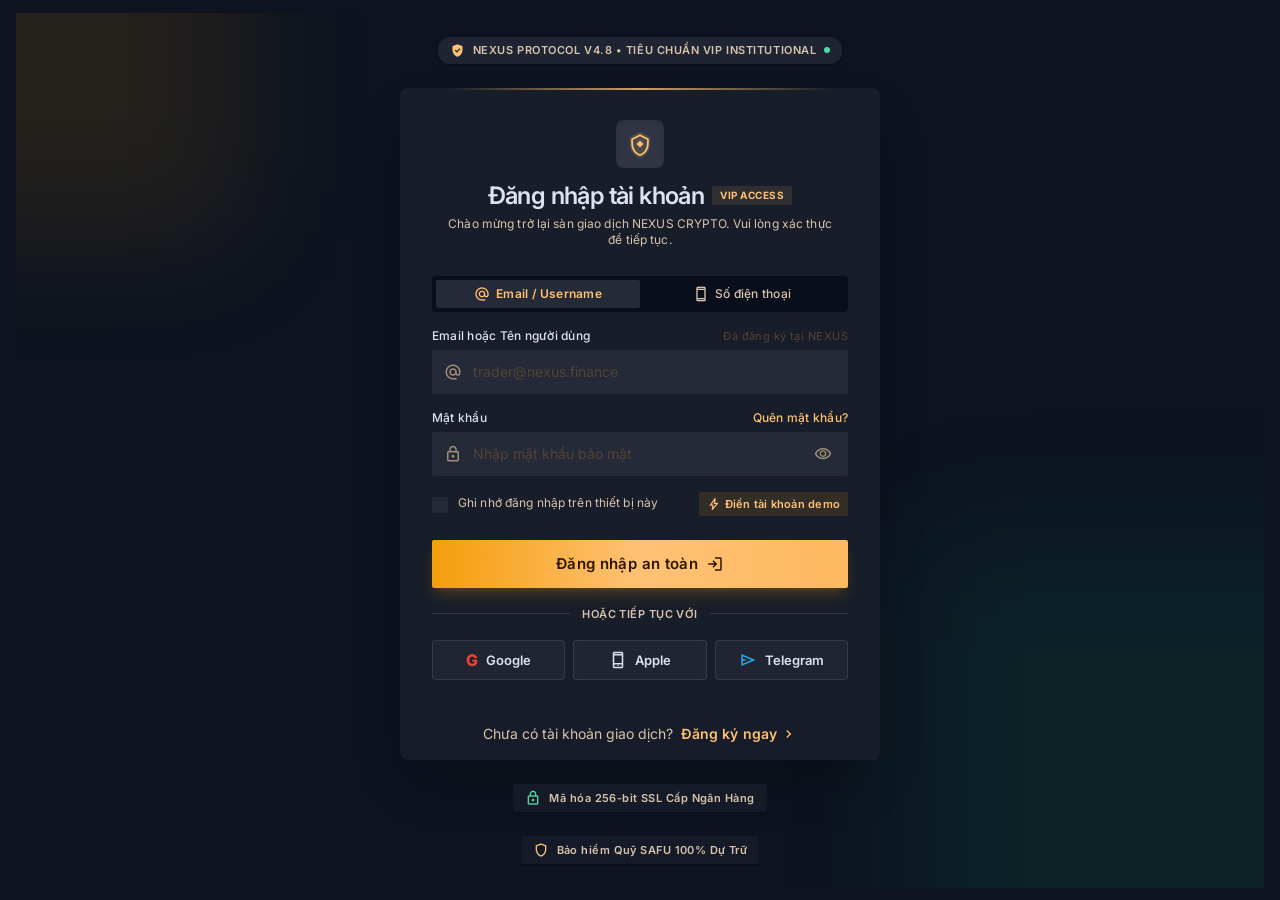
<file: login.html>
<!DOCTYPE html>
<html lang="vi">
<head>
  <meta charset="utf-8">
  <meta name="viewport" content="width=device-width, initial-scale=1.0">
  <link rel="icon" type="image/svg+xml" href="assets/favicon.svg">
  <title>Đăng nhập | Nexus Exchange</title>
  <link rel="preconnect" href="https://fonts.googleapis.com">
  <link rel="stylesheet" href="https://fonts.googleapis.com/css2?family=Inter:wght@100..900&display=swap">
  <link rel="stylesheet" href="https://fonts.googleapis.com/css2?family=Material+Symbols+Outlined:opsz,wght,FILL,GRAD@20..48,100..700,0..1,-50..200&display=block">
  <link rel="stylesheet" href="assets/css/tokens.css">
  <link rel="stylesheet" href="assets/css/base.css">
  <link rel="stylesheet" href="assets/css/layout.css">
  <link rel="stylesheet" href="assets/css/components.css">
  <link rel="stylesheet" href="assets/css/pages/register.css">
  <link rel="stylesheet" href="assets/css/pages/login.css">
</head>
<body data-page="login" data-shell="bare">
  <main class="reg">
    <div class="reg__stage">
      <div class="reg__orb reg__orb--amber" aria-hidden="true"></div>
      <div class="reg__orb reg__orb--green" aria-hidden="true"></div>

      <div class="reg__protocol" id="lgProtocol"></div>

      <section class="reg__card lg__card" aria-labelledby="lgTitle">
        <div class="reg__glow" aria-hidden="true"></div>

        <header class="reg__head">
          <div class="reg__logo">
            <svg viewBox="0 0 32 32" fill="none" aria-hidden="true">
              <path d="M16 2L4 8V16C4 23.5 9.1 30.2 16 32C22.9 30.2 28 23.5 28 16V8L16 2Z" fill="currentColor" fill-opacity="0.15"/>
              <path d="M16 6L7 10.5V16C7 21.8 10.8 27.2 16 28.7C21.2 27.2 25 21.8 25 16V10.5L16 6Z" stroke="currentColor" stroke-linecap="round" stroke-linejoin="round" stroke-width="2"/>
              <path d="M16 12L20 16L16 20L12 16L16 12Z" fill="currentColor"/>
            </svg>
          </div>
          <div class="reg__title-row">
            <h1 class="reg__title t-headline-lg" id="lgTitle">Đăng nhập tài khoản</h1>
            <span class="reg__badge" id="lgBadge"></span>
          </div>
          <p class="reg__subtitle t-body-sm" id="lgSubtitle">Chào mừng trở lại sàn giao dịch NEXUS CRYPTO. Vui lòng xác thực để tiếp tục.</p>
        </header>

        <!-- Bước 1: thông tin đăng nhập -->
        <form class="reg__form" id="loginForm" novalidate>
          <div class="seg lg__methods" id="lgMethods" role="tablist" aria-label="Phương thức đăng nhập"></div>

          <!-- Email / username -->
          <div class="reg__field" data-method="email">
            <label class="reg__label" for="identifier">
              <span>Email hoặc Tên người dùng</span>
              <span class="reg__hint">Đã đăng ký tại NEXUS</span>
            </label>
            <div class="reg__control">
              <span class="icon icon-18 reg__lead" aria-hidden="true">alternate_email</span>
              <input class="input reg__input" id="identifier" name="identifier" type="text" autocomplete="username" spellcheck="false" placeholder="trader@nexus.finance" aria-describedby="identifierError">
            </div>
            <p class="field__error hidden" id="identifierError"></p>
          </div>

          <!-- Phone -->
          <div class="reg__field hidden" data-method="phone">
            <label class="reg__label" for="phone">
              <span>Số điện thoại</span>
              <span class="reg__hint">Đã xác minh OTP</span>
            </label>
            <div class="lg__phone">
              <select class="input reg__input select lg__dial" id="dial" aria-label="Mã vùng"></select>
              <div class="reg__control lg__phone-num">
                <span class="icon icon-18 reg__lead" aria-hidden="true">smartphone</span>
                <input class="input reg__input" id="phone" name="phone" type="tel" inputmode="numeric" autocomplete="tel-national" placeholder="912 345 678" aria-describedby="phoneError">
              </div>
            </div>
            <p class="field__error hidden" id="phoneError"></p>
          </div>

          <!-- Password -->
          <div class="reg__field">
            <div class="reg__label">
              <label for="password">Mật khẩu</label>
              <a class="lg__forgot" id="forgotLink" href="#">Quên mật khẩu?</a>
            </div>
            <div class="reg__control">
              <span class="icon icon-18 reg__lead" aria-hidden="true">lock</span>
              <input class="input reg__input reg__input--toggle" id="password" name="password" type="password" autocomplete="current-password" placeholder="Nhập mật khẩu bảo mật" aria-describedby="passwordError capsHint">
              <button class="reg__eye" type="button" data-toggle="password" aria-label="Hiện mật khẩu"><span class="icon icon-18">visibility</span></button>
            </div>
            <p class="lg__caps hidden" id="capsHint"><span class="icon icon-14">keyboard_capslock</span>Caps Lock đang bật</p>
            <p class="field__error hidden" id="passwordError"></p>
          </div>

          <div class="lg__row">
            <div class="reg__terms" style="padding-top:0">
              <label class="reg__check">
                <input class="sr-only" id="remember" name="remember" type="checkbox">
                <span class="reg__check-box"><span class="icon">check</span></span>
              </label>
              <label class="reg__terms-text t-body-sm" for="remember">Ghi nhớ đăng nhập trên thiết bị này</label>
            </div>
            <button type="button" class="lg__demo" id="demoBtn"><span class="icon icon-14">bolt</span>Điền tài khoản demo</button>
          </div>

          <div class="lg__lock hidden" id="lockBox" role="alert"></div>

          <button class="reg__submit" id="submitBtn" type="submit"></button>

          <div class="lg__divider"><span>hoặc tiếp tục với</span></div>
          <div class="lg__social" id="lgSocial"></div>
        </form>

        <!-- Bước 2: xác thực 2FA -->
        <form class="reg__form hidden" id="otpForm" novalidate>
          <div class="lg__otp-head">
            <div class="lg__otp-icon"><span class="icon icon-24">phonelink_lock</span></div>
            <div>
              <p class="t-headline-sm">Xác thực 2 lớp (Google Authenticator)</p>
              <p class="t-body-sm c-muted" id="otpTarget"></p>
            </div>
          </div>

          <div class="reg__field">
            <span class="reg__label"><span>Mã xác thực 6 chữ số</span><span class="reg__hint" id="otpTimer"></span></span>
            <div class="lg__otp" id="otpBoxes"></div>
            <p class="field__error hidden" id="otpError"></p>
          </div>

          <div class="lg__phish" id="phishBox"></div>

          <button class="reg__submit" id="verifyBtn" type="submit"></button>

          <div class="lg__otp-actions">
            <button type="button" class="lg__link" id="backBtn"><span class="icon icon-16">arrow_back</span>Quay lại</button>
            <button type="button" class="lg__link" id="resendBtn"></button>
          </div>
        </form>

        <footer class="reg__switch">
          <span class="c-muted">Chưa có tài khoản giao dịch?</span>
          <a class="reg__switch-link" id="registerLink" href="#"><span>Đăng ký ngay</span><span class="icon icon-16" aria-hidden="true">chevron_right</span></a>
        </footer>
      </section>

      <div class="reg__trust" id="lgTrust"></div>
    </div>
  </main>

  <script src="assets/js/core.js"></script>
  <script src="assets/js/pages/login.js"></script>
</body>
</html>
</file>
<file: assets/css/tokens.css>
/* ==========================================================================
   Obsidian Amber — design tokens (nguồn: docs/DESIGN.md)
   ========================================================================== */
:root {
  color-scheme: dark;

  /* Surfaces */
  --surface: #0d131f;
  --surface-dim: #0d131f;
  --surface-bright: #333946;
  --surface-lowest: #080e1a;
  --surface-low: #161c28;
  --surface-container: #1a202c;
  --surface-high: #242a37;
  --surface-highest: #2f3542;
  --surface-variant: #2f3542;
  --background: #0d131f;

  /* Text */
  --on-surface: #dde2f3;
  --on-surface-variant: #d8c3ad;
  --on-background: #dde2f3;
  --outline: #a08e7a;
  --outline-variant: #534434;

  /* Primary — VIP amber */
  --primary: #ffc174;
  --on-primary: #472a00;
  --primary-container: #f59e0b;
  --on-primary-container: #613b00;
  --primary-fixed: #ffddb8;
  --primary-fixed-dim: #ffb95f;
  --on-primary-fixed: #2a1700;

  /* Secondary — bullish green */
  --secondary: #4edea3;
  --on-secondary: #003824;
  --secondary-container: #00a572;
  --secondary-fixed: #6ffbbe;
  --on-secondary-fixed: #002113;

  /* Tertiary / error — bearish red */
  --tertiary: #ffbcb7;
  --tertiary-container: #ff938c;
  --error: #ffb4ab;
  --on-error: #690005;
  --error-container: #93000a;
  --on-error-container: #ffdad6;

  /* Semantic market colors (DESIGN.md) */
  --bull: #10b981;
  --bear: #ef4444;
  --vip: #f59e0b;
  --vip-hover: #fbbf24;
  --vip-active: #d97706;

  /* Borders */
  --border-1: rgba(255, 255, 255, 0.07);
  --border-2: rgba(255, 255, 255, 0.12);
  --border-vip: rgba(245, 158, 11, 0.25);

  /* Radius (theo tailwind config của bản thiết kế) */
  --radius-xs: 0.125rem;  /* rounded      */
  --radius-sm: 0.25rem;   /* rounded-lg   */
  --radius-md: 0.5rem;    /* rounded-xl   */
  --radius-pill: 0.75rem; /* rounded-full */
  --radius-circle: 9999px;

  /* Spacing */
  --space-xs: 0.25rem;
  --space-sm: 0.5rem;
  --space-md: 0.75rem;
  --space-lg: 1rem;
  --space-xl: 1.5rem;
  --gutter: 0.5rem;
  --gutter-desktop: 0.75rem;
  --margin: 0.75rem;
  --margin-desktop: 1rem;

  /* Shadows */
  --shadow-sm: 0 1px 2px rgba(0, 0, 0, 0.3);
  --shadow-md: 0 4px 6px -1px rgba(0, 0, 0, 0.35), 0 2px 4px -2px rgba(0, 0, 0, 0.3);
  --shadow-lg: 0 10px 15px -3px rgba(0, 0, 0, 0.4), 0 4px 6px -4px rgba(0, 0, 0, 0.35);
  --shadow-xl: 0 20px 25px -5px rgba(0, 0, 0, 0.45), 0 8px 10px -6px rgba(0, 0, 0, 0.4);
  --shadow-overlay: 0 8px 24px rgba(0, 0, 0, 0.6);
  --shadow-vip: 0 2px 8px rgba(245, 158, 11, 0.25);

  /* Layout */
  --header-h: 4rem;
  --mobile-nav-h: 4rem;
  --container-max: 1600px;

  --font: "Inter", system-ui, -apple-system, "Segoe UI", Roboto, sans-serif;
  --ease: cubic-bezier(0.4, 0, 0.2, 1);
}
</file>
<file: assets/css/base.css>
/* ==========================================================================
   Base: reset, typography scale, utility helpers
   ========================================================================== */
*, *::before, *::after { box-sizing: border-box; }

html, body { margin: 0; padding: 0; }

body {
  min-height: 100vh;
  display: flex;
  flex-direction: column;
  background: var(--background);
  color: var(--on-surface);
  font-family: var(--font);
  font-size: 14px;
  line-height: 20px;
  -webkit-font-smoothing: antialiased;
  -moz-osx-font-smoothing: grayscale;
  overscroll-behavior: none;
}

::selection { background: var(--primary-container); color: var(--on-primary-fixed); }
::-webkit-scrollbar { width: 0; height: 0; }

h1, h2, h3, h4, h5, h6, p { margin: 0; }
a { color: inherit; text-decoration: none; }
button { font: inherit; color: inherit; background: none; border: 0; padding: 0; cursor: pointer; }
input, select, textarea { font: inherit; color: inherit; }
img, svg { display: block; max-width: 100%; }
table { border-collapse: collapse; }
ul, ol { margin: 0; padding: 0; list-style: none; }

:focus-visible { outline: 2px solid var(--vip); outline-offset: 2px; }

/* Material Symbols */
.icon {
  font-family: "Material Symbols Outlined";
  font-weight: normal;
  font-style: normal;
  font-size: 20px;
  line-height: 1;
  letter-spacing: normal;
  text-transform: none;
  display: inline-block;
  white-space: nowrap;
  direction: ltr;
  -webkit-font-smoothing: antialiased;
  font-variation-settings: "FILL" 0, "wght" 400, "GRAD" 0, "opsz" 24;
  user-select: none;
  flex-shrink: 0;
}
.icon--fill { font-variation-settings: "FILL" 1, "wght" 400, "GRAD" 0, "opsz" 24; }
.icon-14 { font-size: 14px; } .icon-15 { font-size: 15px; } .icon-16 { font-size: 16px; }
.icon-18 { font-size: 18px; } .icon-20 { font-size: 20px; } .icon-22 { font-size: 22px; }
.icon-24 { font-size: 24px; } .icon-26 { font-size: 26px; } .icon-32 { font-size: 32px; }

/* ---------- Typography scale ---------- */
.t-headline-xl { font-size: 32px; line-height: 40px; letter-spacing: -0.02em; font-weight: 700; }
.t-headline-lg { font-size: 24px; line-height: 32px; letter-spacing: -0.015em; font-weight: 600; }
.t-headline-md { font-size: 18px; line-height: 24px; letter-spacing: -0.01em; font-weight: 600; }
.t-headline-sm { font-size: 15px; line-height: 20px; letter-spacing: 0; font-weight: 600; }
.t-body-lg { font-size: 16px; line-height: 24px; font-weight: 400; }
.t-body-md { font-size: 14px; line-height: 20px; font-weight: 400; }
.t-body-sm { font-size: 12px; line-height: 16px; letter-spacing: 0.01em; font-weight: 400; }
.t-label-lg { font-size: 14px; line-height: 20px; letter-spacing: 0.01em; font-weight: 500; }
.t-label-md { font-size: 12px; line-height: 16px; letter-spacing: 0.02em; font-weight: 500; }
.t-label-sm { font-size: 11px; line-height: 14px; letter-spacing: 0.04em; font-weight: 600; }
.t-data { font-size: 13px; line-height: 18px; font-weight: 500; }

@media (max-width: 767px) {
  .t-headline-xl { font-size: 24px; line-height: 32px; letter-spacing: -0.01em; }
  .t-headline-lg { font-size: 20px; line-height: 28px; letter-spacing: -0.01em; }
}

/* Tabular figures cho mọi số liệu tài chính */
.num, .t-data, td, th { font-feature-settings: "tnum" 1, "cv05" 1, "zero" 1; font-variant-numeric: tabular-nums; }

.upper { text-transform: uppercase; }
.tracking-wide { letter-spacing: 0.05em; }
.tracking-widest { letter-spacing: 0.1em; }
.fw-500 { font-weight: 500; } .fw-600 { font-weight: 600; }
.fw-700 { font-weight: 700; } .fw-800 { font-weight: 800; }
.text-right { text-align: right; } .text-center { text-align: center; }
.truncate { overflow: hidden; text-overflow: ellipsis; white-space: nowrap; }

/* ---------- Colors ---------- */
.c-on-surface { color: var(--on-surface); }
.c-muted { color: var(--on-surface-variant); }
.c-outline { color: var(--outline); }
.c-primary { color: var(--primary); }
.c-vip { color: var(--primary-container); }
.c-secondary, .c-up { color: var(--secondary); }
.c-error, .c-down { color: var(--error); }
.c-tertiary { color: var(--tertiary); }

/* ---------- Layout helpers ---------- */
.container { width: 100%; max-width: var(--container-max); margin-inline: auto; }
.section { width: 100%; padding-inline: var(--margin-desktop); }
.flex { display: flex; } .inline-flex { display: inline-flex; }
.col { flex-direction: column; }
.wrap { flex-wrap: wrap; }
.items-center { align-items: center; } .items-start { align-items: flex-start; } .items-end { align-items: flex-end; }
.justify-between { justify-content: space-between; } .justify-center { justify-content: center; } .justify-end { justify-content: flex-end; }
.flex-1 { flex: 1 1 0%; min-width: 0; } .shrink-0 { flex-shrink: 0; }
.gap-xs { gap: var(--space-xs); } .gap-sm { gap: var(--space-sm); } .gap-md { gap: var(--space-md); }
.gap-lg { gap: var(--space-lg); } .gap-xl { gap: var(--space-xl); }
.w-full { width: 100%; }
.relative { position: relative; }
.hidden { display: none !important; }
.sr-only { position: absolute; width: 1px; height: 1px; padding: 0; margin: -1px; overflow: hidden; clip: rect(0, 0, 0, 0); border: 0; }

@media (max-width: 639px)  { .hide-xs { display: none !important; } }
@media (max-width: 767px)  { .hide-sm { display: none !important; } }
@media (max-width: 1023px) { .hide-md { display: none !important; } }
@media (max-width: 1279px) { .hide-lg { display: none !important; } }

@keyframes pulse { 50% { opacity: 0.45; } }
@keyframes spin { to { transform: rotate(360deg); } }
@keyframes flash-up { 0% { background: rgba(16, 185, 129, 0.22); } 100% { background: transparent; } }
@keyframes flash-down { 0% { background: rgba(239, 68, 68, 0.22); } 100% { background: transparent; } }
.animate-pulse { animation: pulse 2s cubic-bezier(0.4, 0, 0.6, 1) infinite; }
.flash-up { animation: flash-up 0.8s ease-out; }
.flash-down { animation: flash-down 0.8s ease-out; }
</file>
<file: assets/css/layout.css>
/* ==========================================================================
   App shell: header, dropdown, main, footer, mobile bottom nav, dock
   ========================================================================== */

/* ---------- Header ---------- */
.app-header {
  position: fixed;
  inset: 0 0 auto 0;
  z-index: 50;
  background: rgba(8, 14, 26, 0.8);
  backdrop-filter: blur(24px);
  -webkit-backdrop-filter: blur(24px);
  box-shadow: 0 1px 8px rgba(0, 0, 0, 0.5);
}
.app-header__inner {
  height: var(--header-h);
  padding-inline: var(--margin-desktop);
  display: flex;
  align-items: center;
  justify-content: space-between;
  gap: var(--space-lg);
}
.app-header__left, .app-header__right { display: flex; align-items: center; }
.app-header__left { gap: var(--space-xl); }
.app-header__right { gap: var(--space-md); }

.brand { display: flex; align-items: center; gap: var(--space-sm); }
.brand__logo { width: 32px; height: 32px; }
.brand__text { display: flex; flex-direction: column; }
.brand__name { font-size: 15px; line-height: 1; font-weight: 700; letter-spacing: -0.025em; color: var(--on-surface); }
.brand__sub { font-size: 11px; line-height: 1; font-weight: 600; letter-spacing: 0.1em; color: var(--primary); margin-top: var(--space-xs); }

.main-nav { display: flex; align-items: center; gap: var(--space-xs); }
.main-nav__link {
  padding: var(--space-xs) var(--space-md);
  border-radius: var(--radius-sm);
  font-size: 14px; line-height: 20px; font-weight: 500; letter-spacing: 0.01em;
  color: var(--on-surface-variant);
  transition: all 0.15s var(--ease);
}
.main-nav__link:hover { color: var(--on-surface); background: var(--surface-container); }
.main-nav__link.is-active { background: var(--surface-high); color: var(--primary); }
@media (max-width: 1023px) { .main-nav { display: none; } }

/* Dropdown (hover + click) */
.dropdown { position: relative; }
.dropdown__menu {
  position: absolute;
  right: 0;
  top: 100%;
  margin-top: var(--space-xs);
  min-width: 12rem;
  padding-block: var(--space-xs);
  background: var(--surface-high);
  border-radius: var(--radius-md);
  box-shadow: var(--shadow-overlay);
  opacity: 0;
  pointer-events: none;
  transform: translateY(-4px);
  transition: opacity 0.15s var(--ease), transform 0.15s var(--ease);
  z-index: 60;
}
.dropdown:hover .dropdown__menu,
.dropdown.is-open .dropdown__menu { opacity: 1; pointer-events: auto; transform: none; }
.dropdown__item {
  display: flex; align-items: center; gap: var(--space-sm);
  width: 100%;
  padding: var(--space-sm) var(--space-md);
  font-size: 12px; line-height: 16px;
  color: var(--on-surface-variant);
  text-align: left;
  transition: background 0.15s, color 0.15s;
}
.dropdown__item:hover { background: var(--surface-highest); color: var(--on-surface); }
.dropdown__item.is-active { color: var(--on-surface); }
.dropdown__item--danger, .dropdown__item--danger:hover { color: var(--error); }
.dropdown__head { padding: var(--space-sm) var(--space-md); background: var(--surface-container); }

.lang-btn {
  display: flex; align-items: center; gap: var(--space-xs);
  padding: var(--space-xs) var(--space-sm);
  border-radius: var(--radius-sm);
  background: var(--surface-low);
  font-size: 13px; font-weight: 500;
  transition: background 0.15s;
}
.lang-btn:hover { background: var(--surface-high); }

.avatar-btn {
  display: flex; padding: 2px;
  border-radius: var(--radius-circle);
  box-shadow: 0 0 0 1px rgba(83, 68, 52, 0.4);
  transition: box-shadow 0.15s;
}
.avatar-btn:hover { box-shadow: 0 0 0 1px rgba(255, 193, 116, 0.8); }
.avatar { width: 32px; height: 32px; border-radius: var(--radius-circle); object-fit: cover; background: var(--surface-highest); }

/* ---------- Main ---------- */
.app-main {
  flex: 1;
  width: 100%;
  padding-top: var(--header-h);
  background: var(--background);
}
@media (max-width: 767px) { .app-main { padding-bottom: calc(var(--mobile-nav-h) + var(--space-md)); } }
body[data-shell="bare"] .app-main { padding-top: 0; padding-bottom: 0; }

/* ---------- Footer ---------- */
.app-footer { width: 100%; background: var(--surface-lowest); margin-top: var(--space-xl); }
.app-footer__inner {
  padding: var(--space-xl) var(--margin-desktop);
  display: flex; align-items: center; justify-content: space-between; gap: var(--space-md);
}
.app-footer__links { display: flex; align-items: center; gap: var(--space-lg); font-size: 12px; color: var(--on-surface-variant); }
.app-footer__links a:hover { color: var(--primary); }
@media (max-width: 767px) { .app-footer { display: none; } }

/* ---------- Mobile bottom nav ---------- */
.mobile-nav {
  display: none;
  position: fixed;
  inset: auto 0 0 0;
  z-index: 50;
  height: var(--mobile-nav-h);
  padding-inline: var(--gutter);
  align-items: center;
  justify-content: space-around;
  background: rgba(8, 14, 26, 0.95);
  backdrop-filter: blur(24px);
  -webkit-backdrop-filter: blur(24px);
  box-shadow: 0 -2px 12px rgba(0, 0, 0, 0.6);
}
@media (max-width: 767px) { .mobile-nav { display: flex; } }
.mobile-nav__link {
  flex: 1;
  display: flex; flex-direction: column; align-items: center; justify-content: center;
  padding-block: var(--space-xs);
  color: var(--on-surface-variant);
  font-size: 11px; line-height: 14px; font-weight: 600; letter-spacing: 0.04em;
}
.mobile-nav__link span:last-child { margin-top: 2px; }
.mobile-nav__link.is-active { color: var(--primary); }
.mobile-nav__link--fab { margin-top: -1.25rem; color: var(--primary); }
.mobile-nav__fab {
  width: 48px; height: 48px;
  border-radius: var(--radius-md);
  background: var(--primary-container);
  color: var(--on-primary-fixed);
  display: flex; align-items: center; justify-content: center;
  box-shadow: 0 4px 16px rgba(245, 158, 11, 0.4);
  transition: transform 0.15s;
}
.mobile-nav__link--fab:hover .mobile-nav__fab { transform: scale(1.05); }

/* ---------- In-page floating dock (5 tab) ---------- */
.dock-wrap { padding-inline: var(--margin-desktop); margin-bottom: var(--space-xl); }
.dock {
  display: flex; align-items: center; justify-content: space-between;
  padding: var(--space-xs);
  border-radius: var(--radius-md);
  background: rgba(8, 14, 26, 0.9);
  backdrop-filter: blur(24px);
  box-shadow: 0 25px 50px -12px rgba(0, 0, 0, 0.6);
}
.dock__link {
  flex: 1;
  display: flex; flex-direction: column; align-items: center; justify-content: center;
  padding: var(--space-sm) var(--space-xs);
  border-radius: var(--radius-sm);
  color: var(--on-surface-variant);
  font-size: 11px; line-height: 14px; font-weight: 600; letter-spacing: 0.04em;
  transition: all 0.15s;
}
.dock__link span:last-child { margin-top: 2px; }
.dock__link:hover { color: var(--on-surface); background: var(--surface-container); }
.dock__link.is-active { background: var(--surface-high); color: var(--primary); }
.dock__link--fab { margin-block: -0.5rem; padding-block: var(--space-xs); color: var(--primary); font-weight: 700; }
.dock__link--fab:hover { background: none; color: var(--primary); }
.dock__fab {
  width: 40px; height: 40px;
  border-radius: var(--radius-md);
  background: var(--primary-container);
  color: var(--on-primary-fixed);
  display: flex; align-items: center; justify-content: center;
  box-shadow: var(--shadow-lg);
  transition: transform 0.15s;
}
.dock__link--fab span:last-child { margin-top: var(--space-xs); }
.dock__link--fab:hover .dock__fab { transform: scale(1.05); }
@media (max-width: 767px) { .dock-wrap { display: none; } }

/* ---------- Toast ---------- */
.toast-stack { position: fixed; right: 1rem; bottom: 1rem; z-index: 100; display: flex; flex-direction: column; gap: var(--space-sm); }
@media (max-width: 767px) { .toast-stack { left: 1rem; bottom: calc(var(--mobile-nav-h) + 0.75rem); } }
@media (max-width: 767px) { body[data-shell="bare"] .toast-stack { bottom: 1rem; } }
.toast {
  display: flex; align-items: center; gap: var(--space-sm);
  min-width: 260px;
  padding: var(--space-sm) var(--space-md);
  background: var(--surface-high);
  border: 1px solid var(--border-vip);
  border-radius: var(--radius-sm);
  box-shadow: 0 4px 20px rgba(0, 0, 0, 0.75);
  font-size: 13px;
  animation: toast-in 0.2s var(--ease);
}
.toast--success { border-color: rgba(16, 185, 129, 0.35); }
.toast--error { border-color: rgba(239, 68, 68, 0.35); }
@keyframes toast-in { from { opacity: 0; transform: translateY(8px); } }
</file>
<file: assets/css/components.css>
/* ==========================================================================
   Components dùng chung: panel, button, chip, badge, tabs, input, table,
   progress, sparkline, coin avatar, stat, modal, empty/loading
   ========================================================================== */

/* ---------- Surfaces / panels ---------- */
.panel { background: var(--surface-low); border-radius: var(--radius-md); }
.panel--lowest { background: var(--surface-lowest); }
.panel--container { background: var(--surface-container); }
.panel--high { background: var(--surface-high); }
.panel--bordered { border: 1px solid var(--border-1); }
.panel--shadow { box-shadow: var(--shadow-md); }
.panel__head {
  display: flex; align-items: center; justify-content: space-between; gap: var(--space-sm);
  padding: var(--space-sm) var(--space-md);
}
.panel__body { padding: var(--space-md); }
.pad-sm { padding: var(--space-sm); } .pad-md { padding: var(--space-md); }
.pad-lg { padding: var(--space-lg); } .pad-xl { padding: var(--space-xl); }

.dot { width: 8px; height: 8px; border-radius: var(--radius-circle); background: var(--secondary); flex-shrink: 0; }
.dot--lg { width: 10px; height: 10px; }
.dot--sm { width: 6px; height: 6px; }
.dot--vip { background: var(--primary-container); }
.dot--error { background: var(--error); }
.divider-v { width: 4px; height: 12px; background: var(--surface-highest); flex-shrink: 0; }

/* ---------- Buttons ---------- */
.btn {
  display: inline-flex; align-items: center; justify-content: center; gap: var(--space-xs);
  padding: 6px var(--space-md);
  border-radius: var(--radius-xs);
  font-size: 12px; line-height: 16px; font-weight: 700; letter-spacing: 0.02em;
  white-space: nowrap;
  transition: background 0.15s var(--ease), color 0.15s var(--ease), box-shadow 0.15s, transform 0.15s;
}
.btn:disabled, .btn.is-disabled { opacity: 0.45; cursor: not-allowed; }
.btn--lg { padding: var(--space-md) var(--space-xl); font-size: 15px; line-height: 20px; }
.btn--md { padding: var(--space-sm) var(--space-lg); font-size: 14px; line-height: 20px; }
.btn--block { width: 100%; }

.btn--primary { background: var(--primary-container); color: var(--on-primary-fixed); box-shadow: var(--shadow-sm); }
.btn--primary:hover:not(:disabled) { background: var(--primary); }
.btn--primary-soft { background: var(--primary); color: var(--on-primary); }
.btn--primary-soft:hover:not(:disabled) { background: var(--primary-container); color: var(--on-primary-fixed); }
.btn--buy { background: var(--bull); color: #fff; }
.btn--buy:hover:not(:disabled) { background: #0ea371; }
.btn--sell { background: var(--bear); color: #fff; }
.btn--sell:hover:not(:disabled) { background: #dc2626; }
.btn--ghost { background: rgba(255, 255, 255, 0.04); border: 1px solid rgba(255, 255, 255, 0.1); color: var(--on-surface); }
.btn--ghost:hover:not(:disabled) { background: rgba(255, 255, 255, 0.08); }
.btn--subtle { background: var(--surface-highest); color: var(--on-surface); }
.btn--subtle:hover:not(:disabled) { background: var(--primary-container); color: var(--on-primary-fixed); }
.btn--text { padding: 0; color: var(--primary); font-weight: 600; }
.btn--text:hover { text-decoration: underline; }
.btn--icon { padding: 6px; border-radius: var(--radius-sm); color: var(--on-surface-variant); }
.btn--icon:hover { color: var(--primary); background: var(--surface-container); }

/* ---------- Chips (delta %) & badges ---------- */
.chip {
  display: inline-flex; align-items: center; gap: 2px;
  padding: 2px var(--space-xs);
  border-radius: var(--radius-xs);
  font-size: 13px; line-height: 18px; font-weight: 600;
  font-feature-settings: "tnum" 1;
}
.chip--up { background: rgba(78, 222, 163, 0.15); color: var(--secondary); }
.chip--down { background: rgba(255, 180, 171, 0.15); color: var(--error); }
.chip--flat { background: var(--surface-high); color: var(--on-surface-variant); }

.badge {
  display: inline-flex; align-items: center; gap: 4px;
  padding: 2px var(--space-xs);
  border-radius: var(--radius-pill);
  font-size: 11px; line-height: 14px; font-weight: 600; letter-spacing: 0.04em;
  white-space: nowrap;
}
.badge--vip { background: rgba(255, 193, 116, 0.1); color: var(--primary); }
.badge--vip-strong { background: rgba(255, 193, 116, 0.3); color: var(--primary); font-weight: 700; }
.badge--vip-outline { background: rgba(245, 158, 11, 0.15); color: var(--vip); border: 1px solid rgba(245, 158, 11, 0.3); }
.badge--success { background: rgba(78, 222, 163, 0.12); color: var(--secondary); }
.badge--danger { background: rgba(255, 180, 171, 0.12); color: var(--error); }
.badge--warn { background: rgba(245, 158, 11, 0.12); color: var(--primary-container); }
.badge--neutral { background: var(--surface-highest); color: var(--on-surface-variant); }
.badge--square { border-radius: var(--radius-xs); }

.tag {
  display: inline-block;
  padding: 0 4px;
  border-radius: var(--radius-xs);
  background: var(--surface-highest);
  color: var(--primary-fixed-dim);
  font-size: 10px; line-height: 14px; font-weight: 600; letter-spacing: 0.04em;
  white-space: nowrap;
}
.tag--gold { background: rgba(255, 193, 116, 0.2); color: var(--primary); }

/* ---------- Tabs / segmented ---------- */
.seg {
  display: inline-flex; align-items: center;
  padding: 4px;
  border-radius: var(--radius-sm);
  background: var(--surface-lowest);
  overflow-x: auto;
}
.seg__btn {
  padding: 4px var(--space-md);
  border-radius: var(--radius-xs);
  font-size: 12px; line-height: 16px; font-weight: 500; letter-spacing: 0.02em;
  color: var(--on-surface-variant);
  white-space: nowrap;
  transition: all 0.15s;
}
.seg__btn:hover { color: var(--on-surface); }
.seg__btn.is-active { background: var(--surface-high); color: var(--primary); font-weight: 600; }

.tabs { display: flex; align-items: center; gap: var(--space-lg); border-bottom: 1px solid var(--border-1); overflow-x: auto; }
.tabs__btn {
  position: relative;
  padding: var(--space-sm) 0;
  font-size: 13px; font-weight: 600;
  color: var(--on-surface-variant);
  white-space: nowrap;
}
.tabs__btn:hover { color: var(--on-surface); }
.tabs__btn.is-active { color: var(--primary); }
.tabs__btn.is-active::after { content: ""; position: absolute; left: 0; right: 0; bottom: -1px; height: 2px; background: var(--primary-container); }

/* ---------- Inputs ---------- */
.field { display: flex; flex-direction: column; gap: var(--space-xs); }
.field__label { font-size: 11px; line-height: 14px; font-weight: 600; letter-spacing: 0.04em; color: var(--on-surface-variant); }
.field__hint { font-size: 12px; color: var(--on-surface-variant); }
.field__error { font-size: 12px; color: var(--error); }

.input {
  width: 100%;
  height: 36px;
  padding: 0 var(--space-md);
  border-radius: var(--radius-sm);
  border: 1px solid rgba(255, 255, 255, 0.1);
  background: var(--surface-container);
  color: var(--on-surface);
  font-size: 13px;
  outline: none;
  transition: border-color 0.15s;
}
.input::placeholder { color: rgba(216, 195, 173, 0.7); }
.input:focus { border-color: var(--vip); }
.input--lg { height: 42px; font-size: 14px; }
.input--flat { border-color: transparent; background: var(--surface-highest); }
.input.is-invalid { border-color: var(--bear); }

.input-group { position: relative; display: flex; align-items: center; }
.input-group > .icon { position: absolute; left: 10px; color: var(--on-surface-variant); pointer-events: none; }
.input-group > .icon + .input { padding-left: 36px; }
.input-group__suffix {
  position: absolute; right: var(--space-md);
  font-size: 12px; font-weight: 600; color: var(--on-surface-variant);
}
.input-group .input--num { text-align: right; padding-right: 3.75rem; font-feature-settings: "tnum" 1; }

.select { appearance: none; background-image: linear-gradient(45deg, transparent 50%, var(--on-surface-variant) 50%), linear-gradient(135deg, var(--on-surface-variant) 50%, transparent 50%); background-position: calc(100% - 14px) 50%, calc(100% - 10px) 50%; background-size: 4px 4px; background-repeat: no-repeat; padding-right: 28px; }

.checkbox { display: inline-flex; align-items: center; gap: var(--space-sm); cursor: pointer; font-size: 12px; color: var(--on-surface-variant); }
.checkbox input {
  appearance: none;
  width: 14px; height: 14px; margin: 0;
  border: 1px solid rgba(255, 255, 255, 0.2);
  border-radius: var(--radius-xs);
  background: var(--surface-low);
  display: grid; place-content: center;
  cursor: pointer;
}
.checkbox input:checked { background: var(--vip); border-color: var(--vip); }
.checkbox input:checked::after { content: ""; width: 8px; height: 4px; border: 2px solid #0b0e14; border-top: 0; border-right: 0; transform: rotate(-45deg) translate(1px, -1px); }

.switch { position: relative; width: 32px; height: 18px; flex-shrink: 0; }
.switch input { appearance: none; position: absolute; inset: 0; margin: 0; border-radius: 99px; background: var(--surface-highest); cursor: pointer; transition: background 0.15s; }
.switch input::after { content: ""; position: absolute; top: 2px; left: 2px; width: 14px; height: 14px; border-radius: 50%; background: var(--on-surface-variant); transition: transform 0.15s, background 0.15s; }
.switch input:checked { background: var(--primary-container); }
.switch input:checked::after { transform: translateX(14px); background: var(--on-primary-fixed); }

/* Range slider (leverage, % amount) */
.range { -webkit-appearance: none; appearance: none; width: 100%; height: 4px; border-radius: 99px; background: var(--surface-highest); outline: none; }
.range::-webkit-slider-thumb { -webkit-appearance: none; width: 14px; height: 14px; border-radius: 50%; background: var(--vip); border: 2px solid var(--surface-lowest); cursor: pointer; }
.range::-moz-range-thumb { width: 14px; height: 14px; border-radius: 50%; background: var(--vip); border: 2px solid var(--surface-lowest); cursor: pointer; }

/* ---------- Tables ---------- */
.table-wrap { width: 100%; overflow-x: auto; }
.table { width: 100%; text-align: left; }
.table thead tr { background: var(--surface-lowest); }
.table th {
  height: 40px;
  padding: var(--space-sm) var(--space-md);
  font-size: 11px; line-height: 14px; font-weight: 600; letter-spacing: 0.05em;
  text-transform: uppercase;
  color: var(--on-surface-variant);
  white-space: nowrap;
  user-select: none;
}
.table td { padding: var(--space-md); vertical-align: middle; }
.table th:first-child, .table td:first-child { padding-left: var(--space-lg); }
.table th:last-child, .table td:last-child { padding-right: var(--space-lg); }
.table tbody tr { background: var(--surface-low); transition: background 0.15s; }
.table tbody tr:hover { background: var(--surface-container); }
.table--dense th { height: 28px; padding: 4px var(--space-sm); }
.table--dense td { padding: 4px var(--space-sm); font-size: 12px; }
.table--striped tbody tr:nth-child(even) { background: rgba(255, 255, 255, 0.015); }
.th-sort { cursor: pointer; }
.th-sort:hover { color: var(--on-surface); }

/* ---------- Progress ---------- */
.progress { width: 100%; height: 6px; border-radius: var(--radius-pill); background: var(--surface-highest); overflow: hidden; }
.progress--thin { height: 4px; }
.progress__bar { height: 100%; background: var(--primary); border-radius: inherit; transition: width 0.6s var(--ease); }
.progress__bar--up { background: var(--secondary); }
.progress__bar--down { background: var(--error); }

/* ---------- Coin avatar ---------- */
.coin {
  width: 32px; height: 32px;
  border-radius: var(--radius-circle);
  background: var(--surface-highest);
  display: flex; align-items: center; justify-content: center;
  font-weight: 700; font-size: 13px;
  flex-shrink: 0;
}
.coin--sm { width: 24px; height: 24px; font-size: 11px; }
.coin--lg { width: 40px; height: 40px; font-size: 15px; }
.coin--gold { background: rgba(245, 158, 11, 0.2); color: var(--primary); }

/* ---------- Sparkline ---------- */
.spark { width: 112px; height: 32px; display: inline-block; vertical-align: middle; }

/* ---------- Icon tile ---------- */
.icon-tile {
  width: 48px; height: 48px;
  border-radius: var(--radius-sm);
  background: var(--surface-container);
  display: flex; align-items: center; justify-content: center;
  flex-shrink: 0;
}
.icon-tile--sm { width: 36px; height: 36px; }

/* ---------- Modal ---------- */
.modal { position: fixed; inset: 0; z-index: 90; display: none; align-items: center; justify-content: center; padding: var(--space-lg); background: rgba(0, 0, 0, 0.6); backdrop-filter: blur(2px); }
.modal.is-open { display: flex; }
.modal__box {
  width: 100%; max-width: 440px;
  background: var(--surface-container);
  border: 1px solid var(--border-vip);
  border-radius: var(--radius-md);
  box-shadow: 0 4px 20px rgba(0, 0, 0, 0.75);
  animation: toast-in 0.2s var(--ease);
}
.modal__head { display: flex; align-items: center; justify-content: space-between; padding: var(--space-md) var(--space-lg); border-bottom: 1px solid var(--border-1); }
.modal__body { padding: var(--space-lg); }
.modal__foot { display: flex; gap: var(--space-sm); justify-content: flex-end; padding: var(--space-md) var(--space-lg); border-top: 1px solid var(--border-1); }

/* ---------- States ---------- */
.skeleton { background: linear-gradient(90deg, var(--surface-container) 25%, var(--surface-high) 50%, var(--surface-container) 75%); background-size: 200% 100%; animation: skeleton 1.2s linear infinite; border-radius: var(--radius-xs); }
@keyframes skeleton { to { background-position: -200% 0; } }
.empty { padding: var(--space-xl); text-align: center; color: var(--on-surface-variant); font-size: 13px; }
.load-error { margin: var(--space-xl) auto; max-width: 560px; padding: var(--space-lg); border-radius: var(--radius-md); background: var(--surface-low); border: 1px solid rgba(239, 68, 68, 0.35); color: var(--on-surface); font-size: 13px; }
.load-error code { color: var(--primary); }
</file>
<file: assets/css/pages/register.css>
/* ==========================================================================
   Đăng ký tài khoản — trang bare (không header/footer), card căn giữa
   ========================================================================== */

.reg {
  display: flex;
  flex-direction: column;
  align-items: center;
  justify-content: center;
  padding: var(--margin-desktop);
}
.reg__stage {
  position: relative;
  width: 100%;
  display: flex;
  flex-direction: column;
  align-items: center;
  justify-content: center;
  padding: var(--space-xl) var(--space-lg);
  overflow: hidden;
}

/* Ambient orbs (rounded-full = 12px theo config thiết kế) */
.reg__orb { position: absolute; border-radius: var(--radius-pill); filter: blur(64px); pointer-events: none; }
.reg__orb--amber { top: -10rem; left: -10rem; width: 24rem; height: 24rem; background: rgba(245, 158, 11, 0.1); }
.reg__orb--green { bottom: -8rem; right: -8rem; width: 30rem; height: 30rem; background: rgba(0, 165, 114, 0.1); }

/* Protocol banner */
.reg__protocol {
  position: relative;
  display: flex;
  align-items: center;
  gap: var(--space-sm);
  margin-bottom: var(--space-xl);
  padding: 6px var(--space-md);
  border-radius: var(--radius-pill);
  background: rgba(36, 42, 55, 0.8);
  backdrop-filter: blur(12px);
  -webkit-backdrop-filter: blur(12px);
  box-shadow: var(--shadow-sm);
  font-size: 11px; line-height: 14px; font-weight: 600; letter-spacing: 0.05em;
  text-transform: uppercase;
  color: var(--on-surface-variant);
  text-align: center;
}
.reg__protocol .dot { width: 6px; height: 6px; }

/* Card */
.reg__card {
  position: relative;
  width: 100%;
  max-width: 540px;
  padding: 2rem;
  border-radius: var(--radius-md);
  background: rgba(26, 32, 44, 0.85);
  backdrop-filter: blur(24px);
  -webkit-backdrop-filter: blur(24px);
  box-shadow: 0 25px 50px -12px rgba(0, 0, 0, 0.25);
}
.reg__glow {
  position: absolute; top: 0; left: 3rem; right: 3rem; height: 2px;
  background: linear-gradient(to right, transparent, var(--primary), transparent);
  opacity: 0.8;
}

/* Head */
.reg__head { text-align: center; margin-bottom: 1.75rem; }
.reg__logo {
  display: inline-flex; align-items: center; justify-content: center;
  width: 48px; height: 48px;
  margin-bottom: var(--space-md);
  border-radius: var(--radius-md);
  background: var(--surface-highest);
  box-shadow: inset 0 2px 4px rgba(0, 0, 0, 0.05);
  color: var(--primary);
}
.reg__logo svg { width: 28px; height: 28px; }
.reg__title-row { display: flex; align-items: center; justify-content: center; flex-wrap: wrap; gap: var(--space-sm); margin-bottom: var(--space-xs); }
.reg__title { color: var(--on-surface); letter-spacing: -0.025em; }
.reg__badge {
  padding: 2px var(--space-sm);
  border-radius: var(--radius-xs);
  background: rgba(255, 193, 116, 0.1);
  color: var(--primary);
  font-size: 10px; line-height: 15px; font-weight: 700; letter-spacing: 0.05em;
  text-transform: uppercase;
}
.reg__subtitle { max-width: 24rem; margin-inline: auto; color: var(--on-surface-variant); }

/* Form */
.reg__form { display: flex; flex-direction: column; gap: var(--space-lg); }
.reg__field { display: flex; flex-direction: column; gap: 6px; }
.reg__label {
  display: flex; align-items: center; justify-content: space-between; gap: var(--space-sm);
  font-size: 12px; line-height: 16px; font-weight: 500; letter-spacing: 0.02em;
  color: var(--on-surface);
}
.reg__hint { font-size: 11px; line-height: 14px; letter-spacing: 0.04em; font-weight: 400; color: var(--outline-variant); text-align: right; }
.reg__status {
  display: flex; align-items: center; gap: 4px;
  font-size: 11px; line-height: 14px; font-weight: 600; letter-spacing: 0.04em;
  color: var(--secondary);
  white-space: nowrap;
}
.reg__status .icon { font-size: 14px; }
.reg__status--warn { color: var(--primary-container); }
.reg__status--error { color: var(--error); }
.reg__status--muted { color: var(--outline); }

.reg__control { position: relative; display: flex; align-items: center; }
.reg__lead { position: absolute; left: var(--space-md); color: var(--outline); pointer-events: none; }
.reg__input {
  height: 44px;
  padding: 0 var(--space-lg) 0 2.5rem;
  border-color: transparent;
  border-radius: var(--radius-xs);
  background: var(--surface-high);
  font-size: 14px; line-height: 20px;
  transition: background-color 0.15s, border-color 0.15s;
}
.reg__input::placeholder { color: var(--outline-variant); }
.reg__input:focus { border-color: transparent; background: var(--surface-highest); }
.reg__input.is-invalid, .reg__input.is-invalid:focus { border-color: var(--bear); }
.reg__input.is-valid { border-color: transparent; }
.reg__input--suffix { padding-right: 6rem; }
.reg__input--toggle { padding-right: 3rem; }
.reg__suffix {
  position: absolute; right: var(--space-md);
  font-size: 13px; line-height: 18px; font-weight: 500;
  text-transform: uppercase; color: var(--outline-variant);
  pointer-events: none;
}
.reg__eye { position: absolute; right: var(--space-md); display: flex; align-items: center; padding: 4px; color: var(--outline); transition: color 0.15s; }
.reg__eye:hover { color: var(--on-surface); }

/* Strength meter */
.reg__strength { display: flex; flex-direction: column; gap: 4px; padding-top: 4px; }
.reg__strength-row { display: flex; align-items: center; justify-content: space-between; font-size: 11px; line-height: 14px; font-weight: 600; letter-spacing: 0.04em; }
.reg__strength-label { font-weight: 600; color: var(--outline-variant); }
.reg__bars { display: grid; grid-template-columns: repeat(4, 1fr); gap: 6px; height: 6px; }
.reg__bars span { height: 100%; border-radius: var(--radius-pill); background: var(--surface-highest); transition: background-color 0.2s var(--ease); }

.reg__strength[data-tone="weak"] .reg__strength-label { color: var(--error); }
.reg__strength[data-tone="weak"] .reg__bars span:nth-child(-n+1) { background: var(--error); }
.reg__strength[data-tone="fair"] .reg__strength-label { color: var(--primary-container); }
.reg__strength[data-tone="fair"] .reg__bars span:nth-child(-n+2) { background: var(--primary-container); }
.reg__strength[data-tone="good"] .reg__strength-label { color: var(--primary); }
.reg__strength[data-tone="good"] .reg__bars span:nth-child(-n+3) { background: var(--secondary); }
.reg__strength[data-tone="optimal"] .reg__strength-label { color: var(--secondary); }
.reg__strength[data-tone="optimal"] .reg__bars span { background: var(--secondary); }

.reg__rules { display: grid; grid-template-columns: repeat(2, minmax(0, 1fr)); gap: 4px var(--space-md); padding-top: var(--space-xs); }
.reg__rule { display: flex; align-items: center; gap: 4px; font-size: 11px; line-height: 14px; letter-spacing: 0.02em; color: var(--outline); transition: color 0.15s; }
.reg__rule .icon { font-size: 14px; }
.reg__rule.is-met { color: var(--secondary); }

/* Country select */
.reg__select { position: relative; }
.reg__select-trigger {
  width: 100%; height: 44px;
  padding: 0 var(--space-md);
  display: flex; align-items: center; justify-content: space-between;
  border-radius: var(--radius-xs);
  background: var(--surface-high);
  text-align: left;
  transition: background-color 0.15s;
}
.reg__select-trigger:hover, .reg__select.is-open .reg__select-trigger { background: var(--surface-highest); }
.reg__select-main { display: flex; align-items: center; gap: 10px; min-width: 0; }
.reg__select-name { font-size: 14px; line-height: 20px; font-weight: 500; color: var(--on-surface); }
.reg__select-code {
  padding: 2px var(--space-sm);
  border-radius: var(--radius-xs);
  background: var(--surface-container);
  font-size: 12px; line-height: 18px; font-weight: 500;
  color: var(--outline-variant);
  font-variant-numeric: tabular-nums;
}
.reg__select-arrow { color: var(--outline); transition: transform 0.2s var(--ease); }
.reg__select.is-open .reg__select-arrow { transform: rotate(180deg); }

.reg__flag { width: 24px; height: 17px; border-radius: 2px; object-fit: cover; flex-shrink: 0; }
.reg__flag--sm { width: 21px; height: 15px; }

.reg__menu {
  position: absolute; z-index: 50; left: 0; right: 0; top: 48px;
  max-height: 13rem; overflow-y: auto;
  padding: 4px;
  display: flex; flex-direction: column; gap: 2px;
  border-radius: var(--radius-xs);
  background: var(--surface-high);
  box-shadow: 0 25px 50px -12px rgba(0, 0, 0, 0.6);
  outline: none;
}
.reg__option {
  display: flex; align-items: center; justify-content: space-between;
  padding: var(--space-sm) var(--space-md);
  border-radius: var(--radius-xs);
  cursor: pointer;
  transition: background-color 0.15s;
}
.reg__option:hover, .reg__option.is-focus { background: var(--surface-highest); }
.reg__option-main { display: flex; align-items: center; gap: 10px; color: var(--on-surface); }
.reg__option-code { font-size: 12px; line-height: 16px; font-weight: 500; color: var(--outline-variant); }
.reg__option[aria-selected="true"] .reg__option-code { color: var(--primary); }

/* Terms checkbox */
.reg__terms { display: flex; align-items: flex-start; gap: 10px; padding-top: 4px; }
.reg__check { position: relative; display: flex; align-items: center; margin-top: 2px; cursor: pointer; }
.reg__check-box {
  width: 16px; height: 16px;
  display: flex; align-items: center; justify-content: center;
  border-radius: var(--radius-xs);
  background: var(--surface-high);
  box-shadow: inset 0 2px 4px rgba(0, 0, 0, 0.05);
  transition: background-color 0.15s;
}
.reg__check-box .icon { font-size: 13px; font-weight: 700; color: var(--surface); opacity: 0; transition: opacity 0.15s; }
.reg__check input:checked + .reg__check-box { background: var(--primary); }
.reg__check input:checked + .reg__check-box .icon { opacity: 1; }
.reg__check input:focus-visible + .reg__check-box { outline: 2px solid var(--vip); outline-offset: 2px; }
.reg__check input.is-invalid + .reg__check-box { box-shadow: 0 0 0 1px var(--bear); }
.reg__terms-text { line-height: 1.25; color: var(--on-surface-variant); cursor: pointer; user-select: none; }
.reg__terms-text a { color: var(--primary); }
.reg__terms-text a:hover { text-decoration: underline; }

/* Submit */
.reg__submit {
  width: 100%; height: 48px;
  margin-top: var(--space-sm);
  display: flex; align-items: center; justify-content: center; gap: var(--space-sm);
  border-radius: var(--radius-xs);
  background: linear-gradient(to right, var(--primary-container), var(--primary), var(--primary-fixed-dim));
  color: var(--on-primary-fixed);
  font-size: 15px; line-height: 20px; font-weight: 600; letter-spacing: 0.025em;
  box-shadow: 0 10px 15px -3px rgba(245, 158, 11, 0.2), 0 4px 6px -4px rgba(245, 158, 11, 0.2);
  transition: filter 0.15s, transform 0.15s;
}
.reg__submit:hover:not(:disabled) { filter: brightness(1.1); }
.reg__submit:active:not(:disabled) { transform: scale(0.99); }
.reg__submit:disabled { cursor: progress; }
.reg__submit.is-success { background: linear-gradient(to right, var(--secondary), var(--secondary), var(--primary-fixed-dim)); }
.reg__spinner { width: 20px; height: 20px; border: 2px solid var(--on-primary-fixed); border-top-color: transparent; border-radius: 50%; animation: spin 0.8s linear infinite; }

/* Footer switch */
.reg__switch {
  margin: var(--space-xl) -2rem -2rem;
  padding: 1.25rem var(--space-lg) var(--space-lg);
  display: flex; align-items: center; justify-content: center; flex-wrap: wrap; gap: var(--space-sm);
  border-radius: 0 0 var(--radius-md) var(--radius-md);
  background: rgba(22, 28, 40, 0.6);
}
.reg__switch-link { display: flex; align-items: center; gap: 4px; font-size: 14px; line-height: 20px; letter-spacing: 0.01em; font-weight: 600; color: var(--primary); transition: color 0.15s; }
.reg__switch-link:hover { color: var(--primary-fixed-dim); }

/* Trust badges */
.reg__trust {
  position: relative;
  max-width: 32rem;
  margin: var(--space-xl) auto 0;
  display: flex; flex-wrap: wrap; align-items: center; justify-content: center; gap: var(--space-xl);
  font-size: 11px; line-height: 14px; font-weight: 600; letter-spacing: 0.04em;
  color: var(--on-surface-variant);
}
.reg__trust-item { display: flex; align-items: center; gap: var(--space-sm); padding: 6px var(--space-md); border-radius: var(--radius-xs); background: rgba(22, 28, 40, 0.9); box-shadow: var(--shadow-sm); }

/* Responsive */
@media (max-width: 767px) {
  .reg { padding: var(--margin); }
  .reg__stage { padding-inline: 0; }
}
@media (max-width: 639px) {
  .reg__card { padding: var(--space-xl); }
  .reg__switch { margin: var(--space-xl) calc(-1 * var(--space-xl)) calc(-1 * var(--space-xl)); }
  .reg__label { flex-wrap: wrap; }
  .reg__rules { grid-template-columns: 1fr; }
}
</file>
<file: assets/css/pages/login.css>
/* ==========================================================================
   Đăng nhập — dùng khung reg__* của register.css, chỉ thêm phần riêng lg__*
   ========================================================================== */
.lg__card { max-width: 480px; }

.lg__methods { width: 100%; }
.lg__methods .seg__btn { flex: 1; display: inline-flex; align-items: center; justify-content: center; gap: 6px; padding-block: 6px; }

.lg__forgot { font-size: 12px; font-weight: 500; color: var(--primary); }
.lg__forgot:hover { text-decoration: underline; }

.lg__phone { display: flex; gap: var(--space-sm); }
.lg__dial { width: 92px; flex-shrink: 0; padding-left: var(--space-md); }
.lg__dial option { background: var(--surface-high); }
.lg__phone-num { flex: 1; }

.lg__caps { display: flex; align-items: center; gap: 4px; font-size: 12px; color: var(--primary-container); }

.lg__row { display: flex; align-items: center; justify-content: space-between; gap: var(--space-sm); flex-wrap: wrap; }
.lg__demo {
  display: inline-flex; align-items: center; gap: 4px;
  padding: 2px var(--space-sm);
  border-radius: var(--radius-xs);
  background: rgba(245, 158, 11, 0.12);
  color: var(--primary);
  font-size: 11px; font-weight: 600; letter-spacing: 0.02em;
  transition: background 0.15s;
}
.lg__demo:hover { background: rgba(245, 158, 11, 0.22); }

.lg__lock {
  display: flex; align-items: center; gap: var(--space-sm);
  padding: var(--space-sm) var(--space-md);
  border-radius: var(--radius-sm);
  background: rgba(147, 0, 10, 0.25);
  border: 1px solid rgba(239, 68, 68, 0.35);
  color: var(--on-error-container);
  font-size: 12px; line-height: 16px;
}
.lg__lock .icon { color: var(--error); }

.lg__divider { display: flex; align-items: center; gap: var(--space-md); color: var(--on-surface-variant); font-size: 11px; font-weight: 600; letter-spacing: 0.04em; text-transform: uppercase; }
.lg__divider::before, .lg__divider::after { content: ""; flex: 1; height: 1px; background: var(--border-2); }

.lg__social { display: grid; grid-template-columns: repeat(3, minmax(0, 1fr)); gap: var(--space-sm); }
.lg__social-btn {
  display: flex; align-items: center; justify-content: center; gap: var(--space-sm);
  height: 40px;
  border-radius: var(--radius-sm);
  background: rgba(255, 255, 255, 0.04);
  border: 1px solid rgba(255, 255, 255, 0.1);
  font-size: 13px; font-weight: 600;
  transition: background 0.15s, border-color 0.15s;
}
.lg__social-btn:hover { background: rgba(255, 255, 255, 0.08); border-color: rgba(255, 193, 116, 0.35); }
.lg__social-letter { font-size: 16px; font-weight: 800; }

/* Bước 2FA */
.lg__otp-head { display: flex; align-items: center; gap: var(--space-md); padding: var(--space-md); border-radius: var(--radius-sm); background: var(--surface-container); }
.lg__otp-icon { width: 44px; height: 44px; border-radius: var(--radius-sm); background: rgba(245, 158, 11, 0.12); color: var(--primary); display: flex; align-items: center; justify-content: center; flex-shrink: 0; }

.lg__otp { display: grid; grid-template-columns: repeat(6, minmax(0, 1fr)); gap: var(--space-sm); }
.lg__otp-box {
  height: 52px;
  border-radius: var(--radius-sm);
  border: 1px solid rgba(255, 255, 255, 0.1);
  background: var(--surface-container);
  color: var(--on-surface);
  text-align: center;
  font-size: 22px; font-weight: 700;
  font-feature-settings: "tnum" 1;
  outline: none;
  transition: border-color 0.15s, background 0.15s;
}
.lg__otp-box:focus { border-color: var(--vip); background: var(--surface-high); }
.lg__otp-box.is-filled { border-color: rgba(255, 193, 116, 0.4); }
.lg__otp.is-invalid .lg__otp-box { border-color: var(--bear); animation: lg-shake 0.35s; }
@keyframes lg-shake { 25% { transform: translateX(-4px); } 75% { transform: translateX(4px); } }

.lg__phish {
  display: flex; align-items: center; gap: var(--space-sm);
  padding: var(--space-sm) var(--space-md);
  border-radius: var(--radius-sm);
  background: rgba(78, 222, 163, 0.08);
  border: 1px solid rgba(78, 222, 163, 0.2);
  font-size: 12px; color: var(--on-surface-variant);
}
.lg__phish strong { color: var(--primary); letter-spacing: 0.04em; }

.lg__otp-actions { display: flex; justify-content: space-between; }
.lg__link { display: inline-flex; align-items: center; gap: 4px; font-size: 12px; font-weight: 600; color: var(--primary); }
.lg__link:disabled { color: var(--on-surface-variant); cursor: default; }
.lg__link:not(:disabled):hover { text-decoration: underline; }

@media (max-width: 639px) {
  .lg__social-btn span:last-child { display: none; }
  .lg__otp-box { height: 46px; font-size: 20px; }
}
</file>
